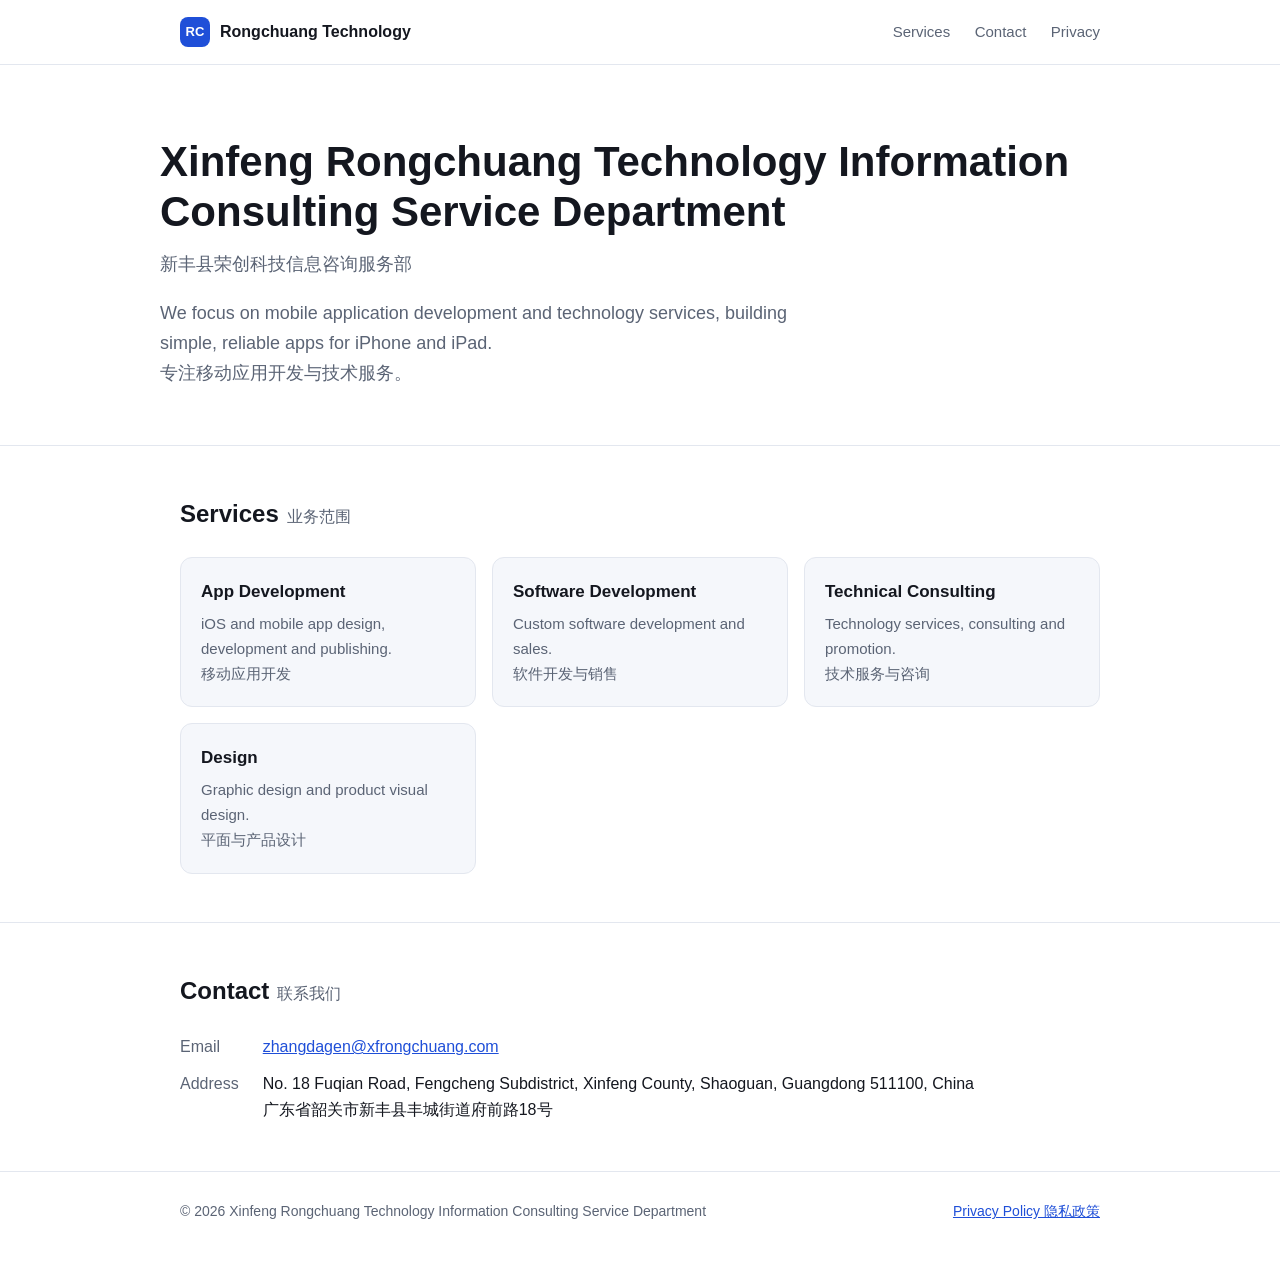
<file: index.html>
<!doctype html>
<html lang="en">
<head>
<meta charset="utf-8">
<meta name="viewport" content="width=device-width, initial-scale=1">
<title>Rongchuang Technology</title>
<meta name="description" content="Xinfeng Rongchuang Technology Information Consulting Service Department — mobile app development and technology services.">
<link rel="icon" href="data:image/svg+xml,<svg xmlns='http://www.w3.org/2000/svg' viewBox='0 0 32 32'><rect width='32' height='32' rx='7' fill='%231f4fd8'/><text x='16' y='22' font-size='16' font-family='Arial' font-weight='700' fill='white' text-anchor='middle'>RC</text></svg>">
<style>
  :root {
    --bg: #ffffff; --bg-soft: #f5f7fb; --text: #14171f; --muted: #5b6475;
    --line: #e3e7ef; --accent: #1f4fd8;
  }
  @media (prefers-color-scheme: dark) {
    :root { --bg: #0f1218; --bg-soft: #171b23; --text: #e8ebf1; --muted: #9aa3b5; --line: #262c38; --accent: #6d93ff; }
  }
  * { box-sizing: border-box; }
  body {
    margin: 0; background: var(--bg); color: var(--text);
    font: 16px/1.65 -apple-system, BlinkMacSystemFont, "Segoe UI", "PingFang SC", "Microsoft YaHei", sans-serif;
  }
  .wrap { max-width: 960px; margin: 0 auto; padding: 0 20px; }
  header { border-bottom: 1px solid var(--line); }
  nav { display: flex; align-items: center; justify-content: space-between; height: 64px; }
  .brand { font-weight: 700; color: var(--text); text-decoration: none; display: flex; align-items: center; gap: 10px; }
  .logo { width: 30px; height: 30px; border-radius: 8px; background: var(--accent); color: #fff; display: grid; place-items: center; font-size: 13px; font-weight: 700; }
  nav .links a { color: var(--muted); text-decoration: none; margin-left: 20px; font-size: 15px; }
  nav .links a:hover { color: var(--accent); }
  .hero { padding: 72px 0 56px; }
  .hero h1 { font-size: clamp(28px, 5vw, 42px); line-height: 1.2; margin: 0 0 12px; }
  .hero .cn { font-size: 18px; color: var(--muted); margin: 0 0 20px; }
  .hero p.lead { font-size: 18px; color: var(--muted); max-width: 640px; margin: 0; }
  section { padding: 48px 0; border-top: 1px solid var(--line); }
  h2 { font-size: 24px; margin: 0 0 24px; }
  h2 small { font-size: 16px; color: var(--muted); font-weight: 400; margin-left: 8px; }
  .grid { display: grid; grid-template-columns: repeat(auto-fit, minmax(220px, 1fr)); gap: 16px; }
  .card { background: var(--bg-soft); border: 1px solid var(--line); border-radius: 12px; padding: 20px; }
  .card h3 { margin: 0 0 6px; font-size: 17px; }
  .card p { margin: 0; color: var(--muted); font-size: 15px; }
  dl { display: grid; grid-template-columns: max-content 1fr; gap: 10px 24px; margin: 0; }
  dt { color: var(--muted); }
  dd { margin: 0; word-break: break-word; }
  a { color: var(--accent); }
  footer { border-top: 1px solid var(--line); padding: 28px 0 40px; color: var(--muted); font-size: 14px; }
  footer .wrap { display: flex; flex-wrap: wrap; gap: 8px 24px; justify-content: space-between; }
  @media (max-width: 560px) {
    nav .links a { margin-left: 14px; }
    dl { grid-template-columns: 1fr; gap: 2px; }
    dd { margin-bottom: 12px; }
  }
</style>
</head>
<body>
<header>
  <div class="wrap">
    <nav>
      <a class="brand" href="/"><span class="logo">RC</span>Rongchuang Technology</a>
      <div class="links">
        <a href="#services">Services</a>
        <a href="#contact">Contact</a>
        <a href="privacy.html">Privacy</a>
      </div>
    </nav>
  </div>
</header>

<main>
  <div class="wrap hero">
    <h1>Xinfeng Rongchuang Technology Information Consulting Service Department</h1>
    <p class="cn">新丰县荣创科技信息咨询服务部</p>
    <p class="lead">We focus on mobile application development and technology services, building simple, reliable apps for iPhone and iPad.<br>专注移动应用开发与技术服务。</p>
  </div>

  <section id="services">
    <div class="wrap">
      <h2>Services<small>业务范围</small></h2>
      <div class="grid">
        <div class="card"><h3>App Development</h3><p>iOS and mobile app design, development and publishing.<br>移动应用开发</p></div>
        <div class="card"><h3>Software Development</h3><p>Custom software development and sales.<br>软件开发与销售</p></div>
        <div class="card"><h3>Technical Consulting</h3><p>Technology services, consulting and promotion.<br>技术服务与咨询</p></div>
        <div class="card"><h3>Design</h3><p>Graphic design and product visual design.<br>平面与产品设计</p></div>
      </div>
    </div>
  </section>

  <section id="contact">
    <div class="wrap">
      <h2>Contact<small>联系我们</small></h2>
      <dl>
        <dt>Email</dt>
        <dd><a href="mailto:zhangdagen@xfrongchuang.com">zhangdagen@xfrongchuang.com</a></dd>
        <dt>Address</dt>
        <dd>No. 18 Fuqian Road, Fengcheng Subdistrict, Xinfeng County, Shaoguan, Guangdong 511100, China<br>广东省韶关市新丰县丰城街道府前路18号</dd>
      </dl>
    </div>
  </section>
</main>

<footer>
  <div class="wrap">
    <span>© 2026 Xinfeng Rongchuang Technology Information Consulting Service Department</span>
    <a href="privacy.html">Privacy Policy 隐私政策</a>
  </div>
</footer>
</body>
</html>
</file>
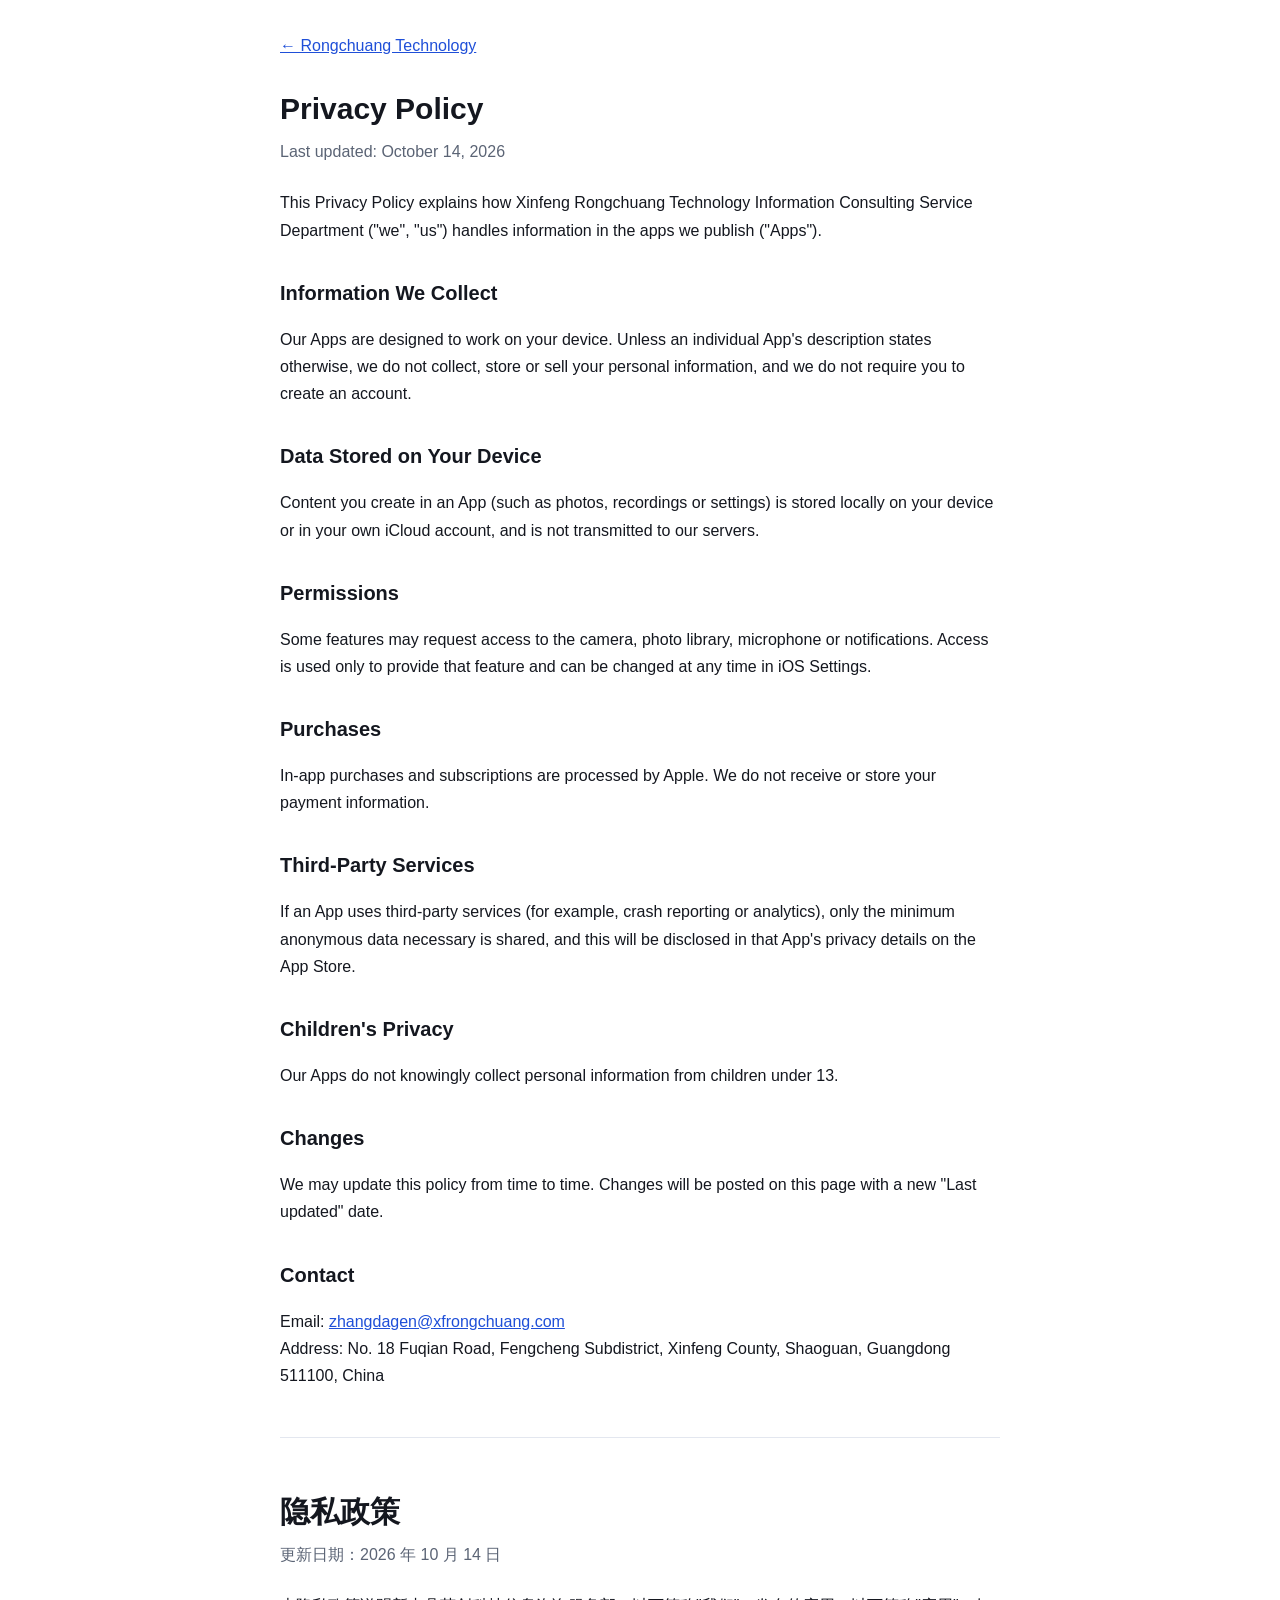
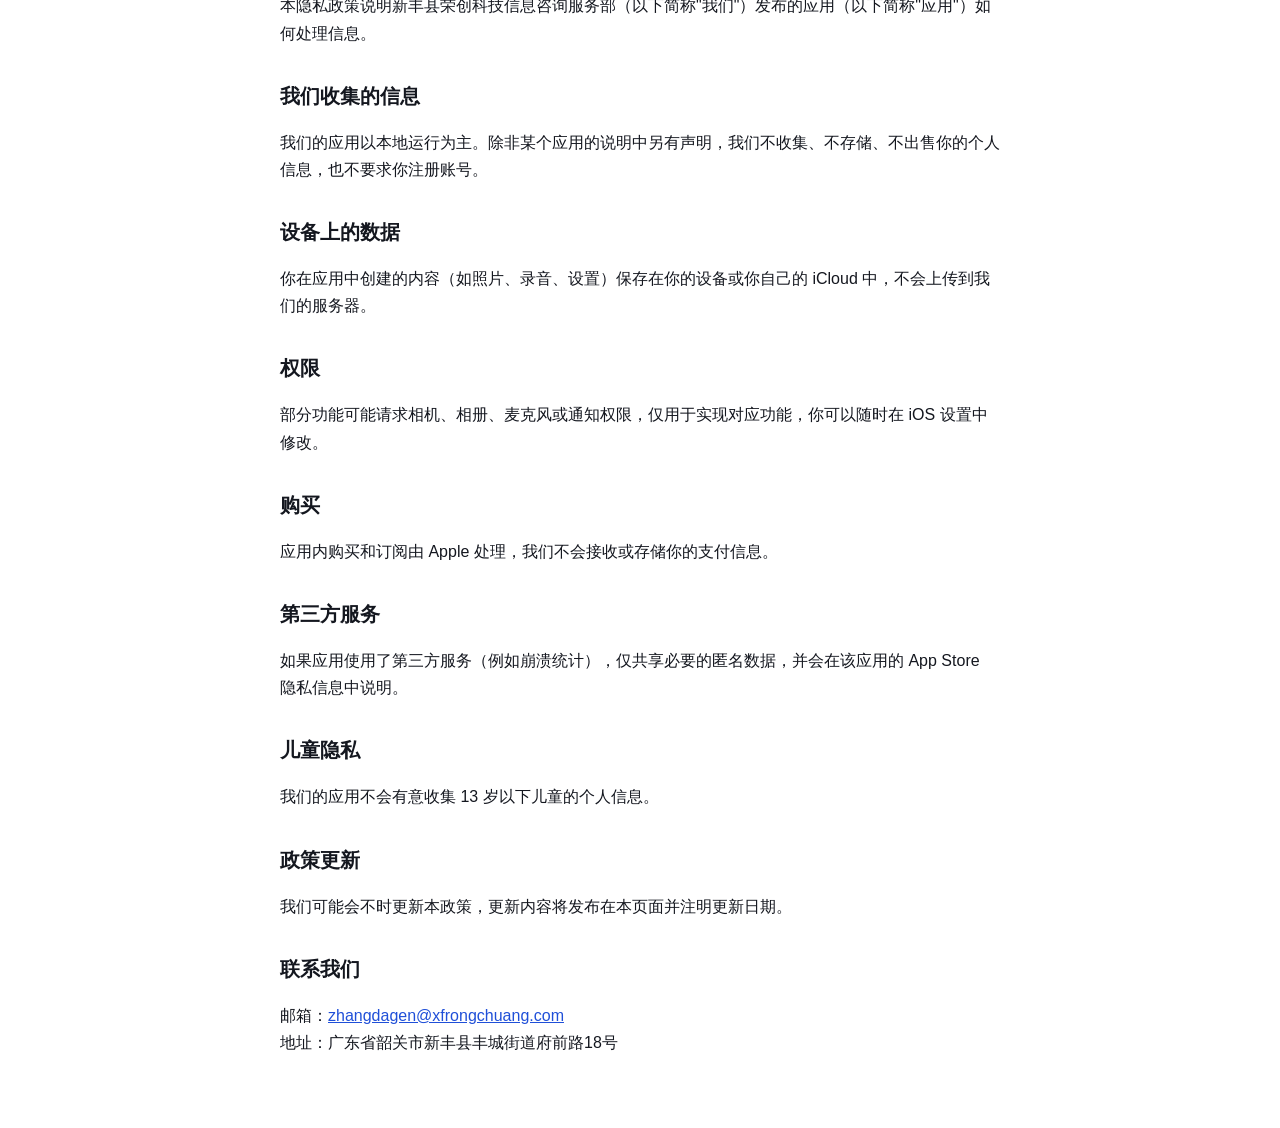
<file: privacy.html>
<!doctype html>
<html lang="en">
<head>
<meta charset="utf-8">
<meta name="viewport" content="width=device-width, initial-scale=1">
<title>Privacy Policy · Rongchuang Technology</title>
<style>
  :root { --bg: #ffffff; --text: #14171f; --muted: #5b6475; --line: #e3e7ef; --accent: #1f4fd8; }
  @media (prefers-color-scheme: dark) {
    :root { --bg: #0f1218; --text: #e8ebf1; --muted: #9aa3b5; --line: #262c38; --accent: #6d93ff; }
  }
  * { box-sizing: border-box; }
  body {
    margin: 0; background: var(--bg); color: var(--text);
    font: 16px/1.7 -apple-system, BlinkMacSystemFont, "Segoe UI", "PingFang SC", "Microsoft YaHei", sans-serif;
  }
  .wrap { max-width: 760px; margin: 0 auto; padding: 32px 20px 56px; }
  a { color: var(--accent); }
  h1 { font-size: 30px; margin: 24px 0 4px; }
  h2 { font-size: 20px; margin: 32px 0 8px; }
  .meta { color: var(--muted); margin: 0 0 24px; }
  hr { border: 0; border-top: 1px solid var(--line); margin: 48px 0; }
</style>
</head>
<body>
<div class="wrap">
  <a href="/">← Rongchuang Technology</a>

  <h1>Privacy Policy</h1>
  <p class="meta">Last updated: October 14, 2026</p>

  <p>This Privacy Policy explains how Xinfeng Rongchuang Technology Information Consulting Service Department ("we", "us") handles information in the apps we publish ("Apps").</p>

  <h2>Information We Collect</h2>
  <p>Our Apps are designed to work on your device. Unless an individual App's description states otherwise, we do not collect, store or sell your personal information, and we do not require you to create an account.</p>

  <h2>Data Stored on Your Device</h2>
  <p>Content you create in an App (such as photos, recordings or settings) is stored locally on your device or in your own iCloud account, and is not transmitted to our servers.</p>

  <h2>Permissions</h2>
  <p>Some features may request access to the camera, photo library, microphone or notifications. Access is used only to provide that feature and can be changed at any time in iOS Settings.</p>

  <h2>Purchases</h2>
  <p>In-app purchases and subscriptions are processed by Apple. We do not receive or store your payment information.</p>

  <h2>Third-Party Services</h2>
  <p>If an App uses third-party services (for example, crash reporting or analytics), only the minimum anonymous data necessary is shared, and this will be disclosed in that App's privacy details on the App Store.</p>

  <h2>Children's Privacy</h2>
  <p>Our Apps do not knowingly collect personal information from children under 13.</p>

  <h2>Changes</h2>
  <p>We may update this policy from time to time. Changes will be posted on this page with a new "Last updated" date.</p>

  <h2>Contact</h2>
  <p>Email: <a href="mailto:zhangdagen@xfrongchuang.com">zhangdagen@xfrongchuang.com</a><br>
  Address: No. 18 Fuqian Road, Fengcheng Subdistrict, Xinfeng County, Shaoguan, Guangdong 511100, China</p>

  <hr>

  <h1>隐私政策</h1>
  <p class="meta">更新日期：2026 年 10 月 14 日</p>

  <p>本隐私政策说明新丰县荣创科技信息咨询服务部（以下简称"我们"）发布的应用（以下简称"应用"）如何处理信息。</p>

  <h2>我们收集的信息</h2>
  <p>我们的应用以本地运行为主。除非某个应用的说明中另有声明，我们不收集、不存储、不出售你的个人信息，也不要求你注册账号。</p>

  <h2>设备上的数据</h2>
  <p>你在应用中创建的内容（如照片、录音、设置）保存在你的设备或你自己的 iCloud 中，不会上传到我们的服务器。</p>

  <h2>权限</h2>
  <p>部分功能可能请求相机、相册、麦克风或通知权限，仅用于实现对应功能，你可以随时在 iOS 设置中修改。</p>

  <h2>购买</h2>
  <p>应用内购买和订阅由 Apple 处理，我们不会接收或存储你的支付信息。</p>

  <h2>第三方服务</h2>
  <p>如果应用使用了第三方服务（例如崩溃统计），仅共享必要的匿名数据，并会在该应用的 App Store 隐私信息中说明。</p>

  <h2>儿童隐私</h2>
  <p>我们的应用不会有意收集 13 岁以下儿童的个人信息。</p>

  <h2>政策更新</h2>
  <p>我们可能会不时更新本政策，更新内容将发布在本页面并注明更新日期。</p>

  <h2>联系我们</h2>
  <p>邮箱：<a href="mailto:zhangdagen@xfrongchuang.com">zhangdagen@xfrongchuang.com</a><br>
  地址：广东省韶关市新丰县丰城街道府前路18号</p>
</div>
</body>
</html>
</file>
